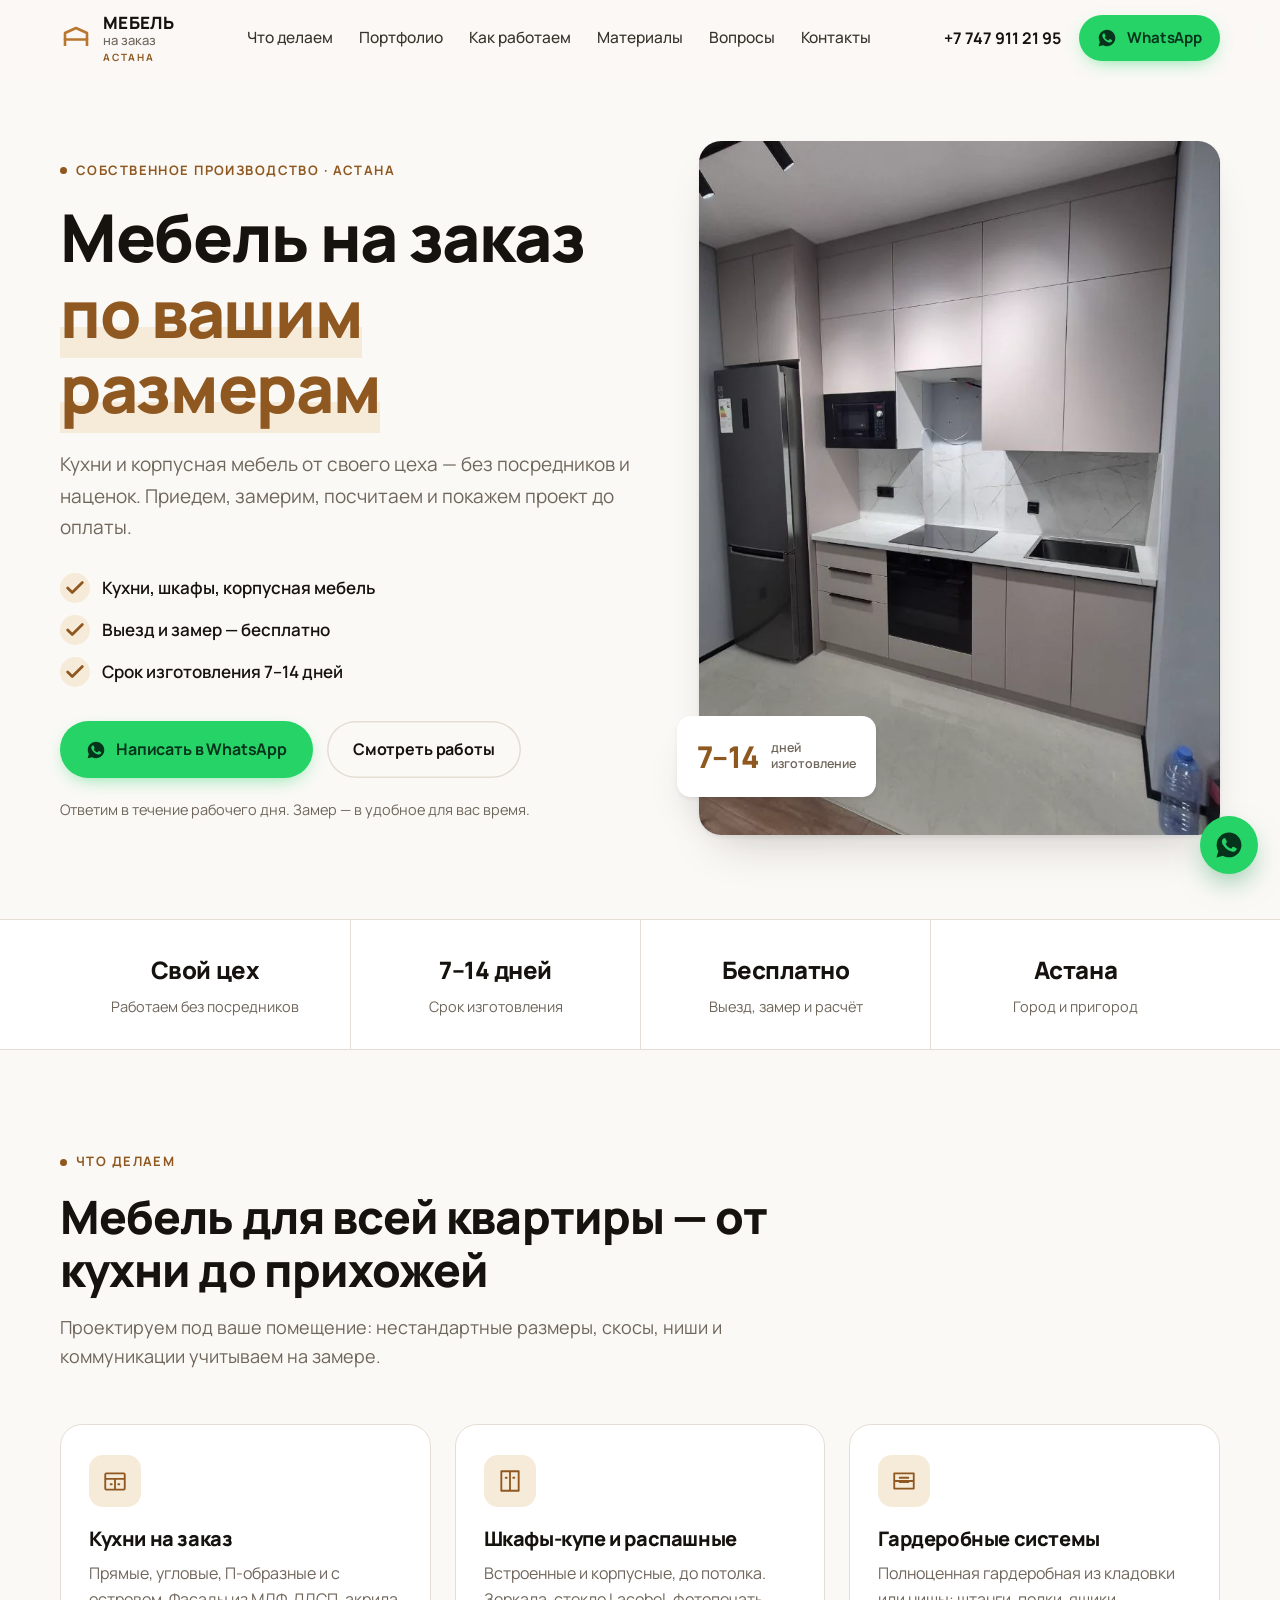
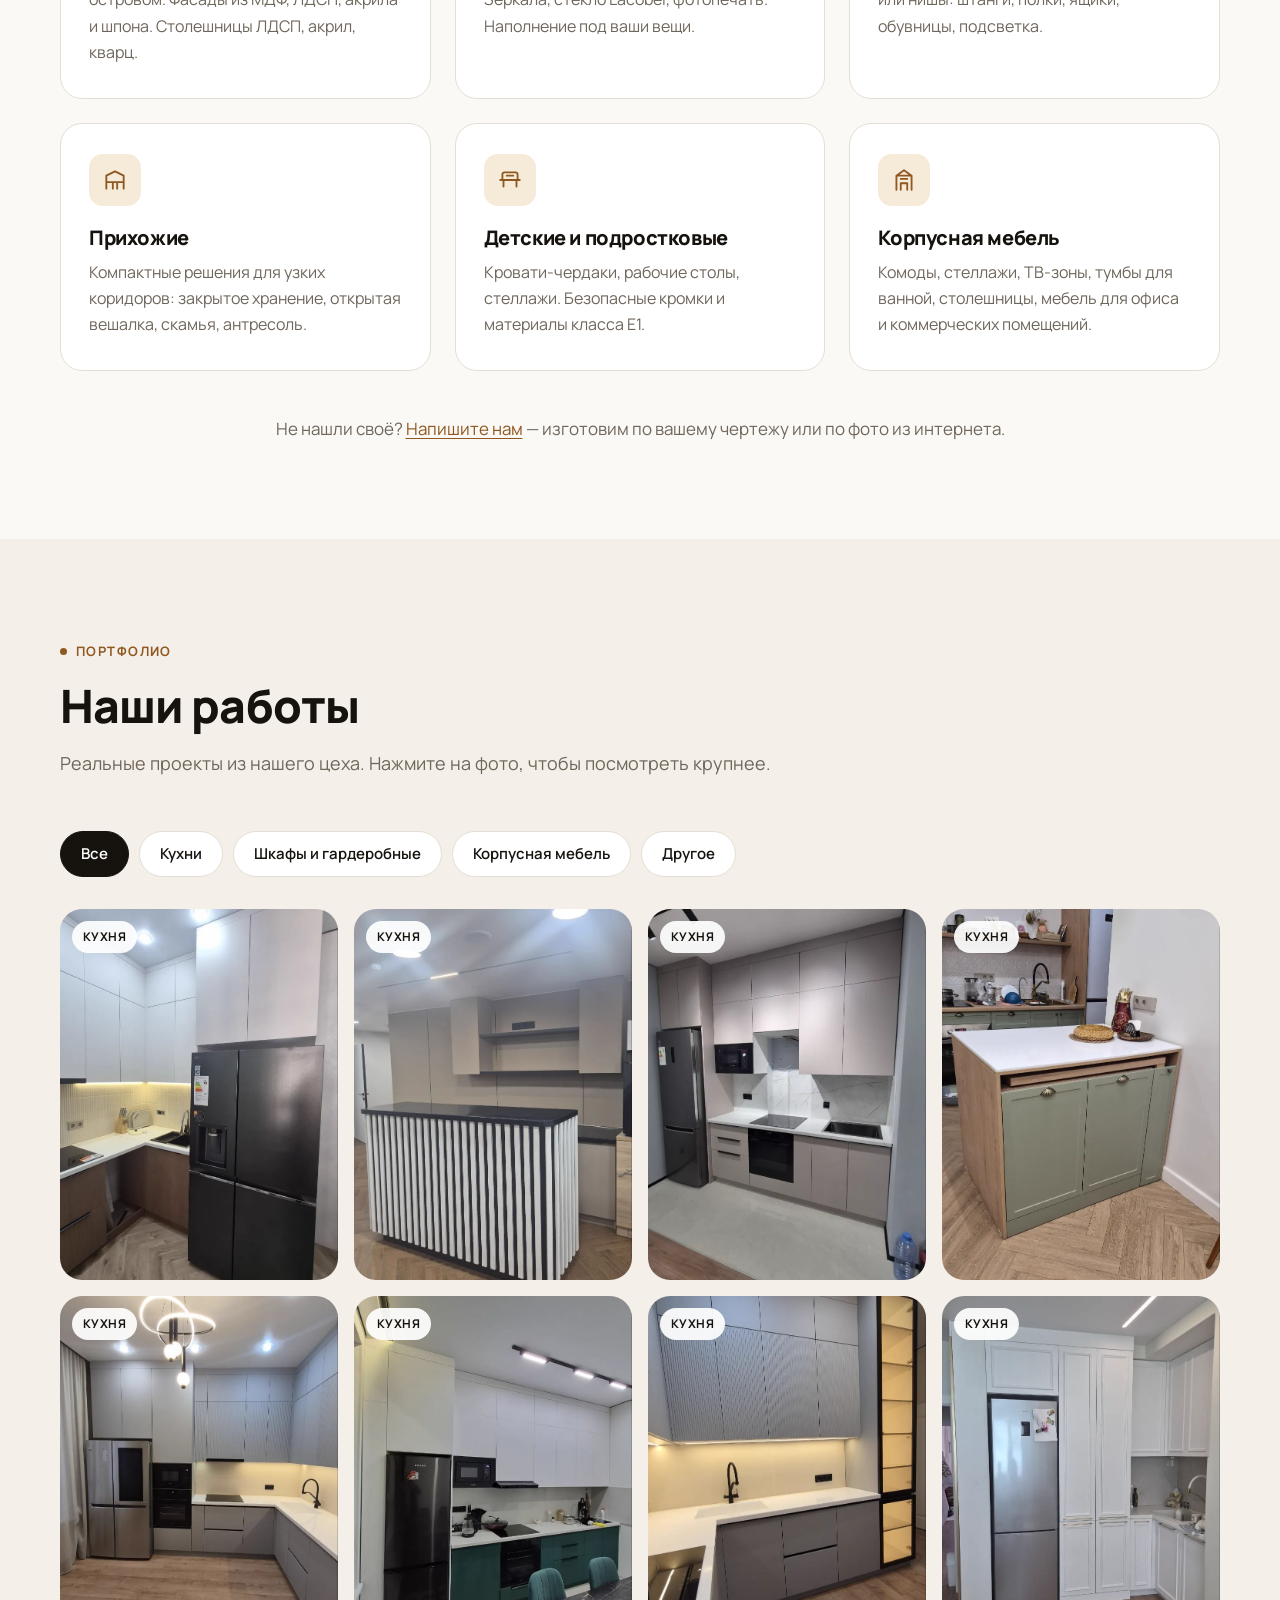
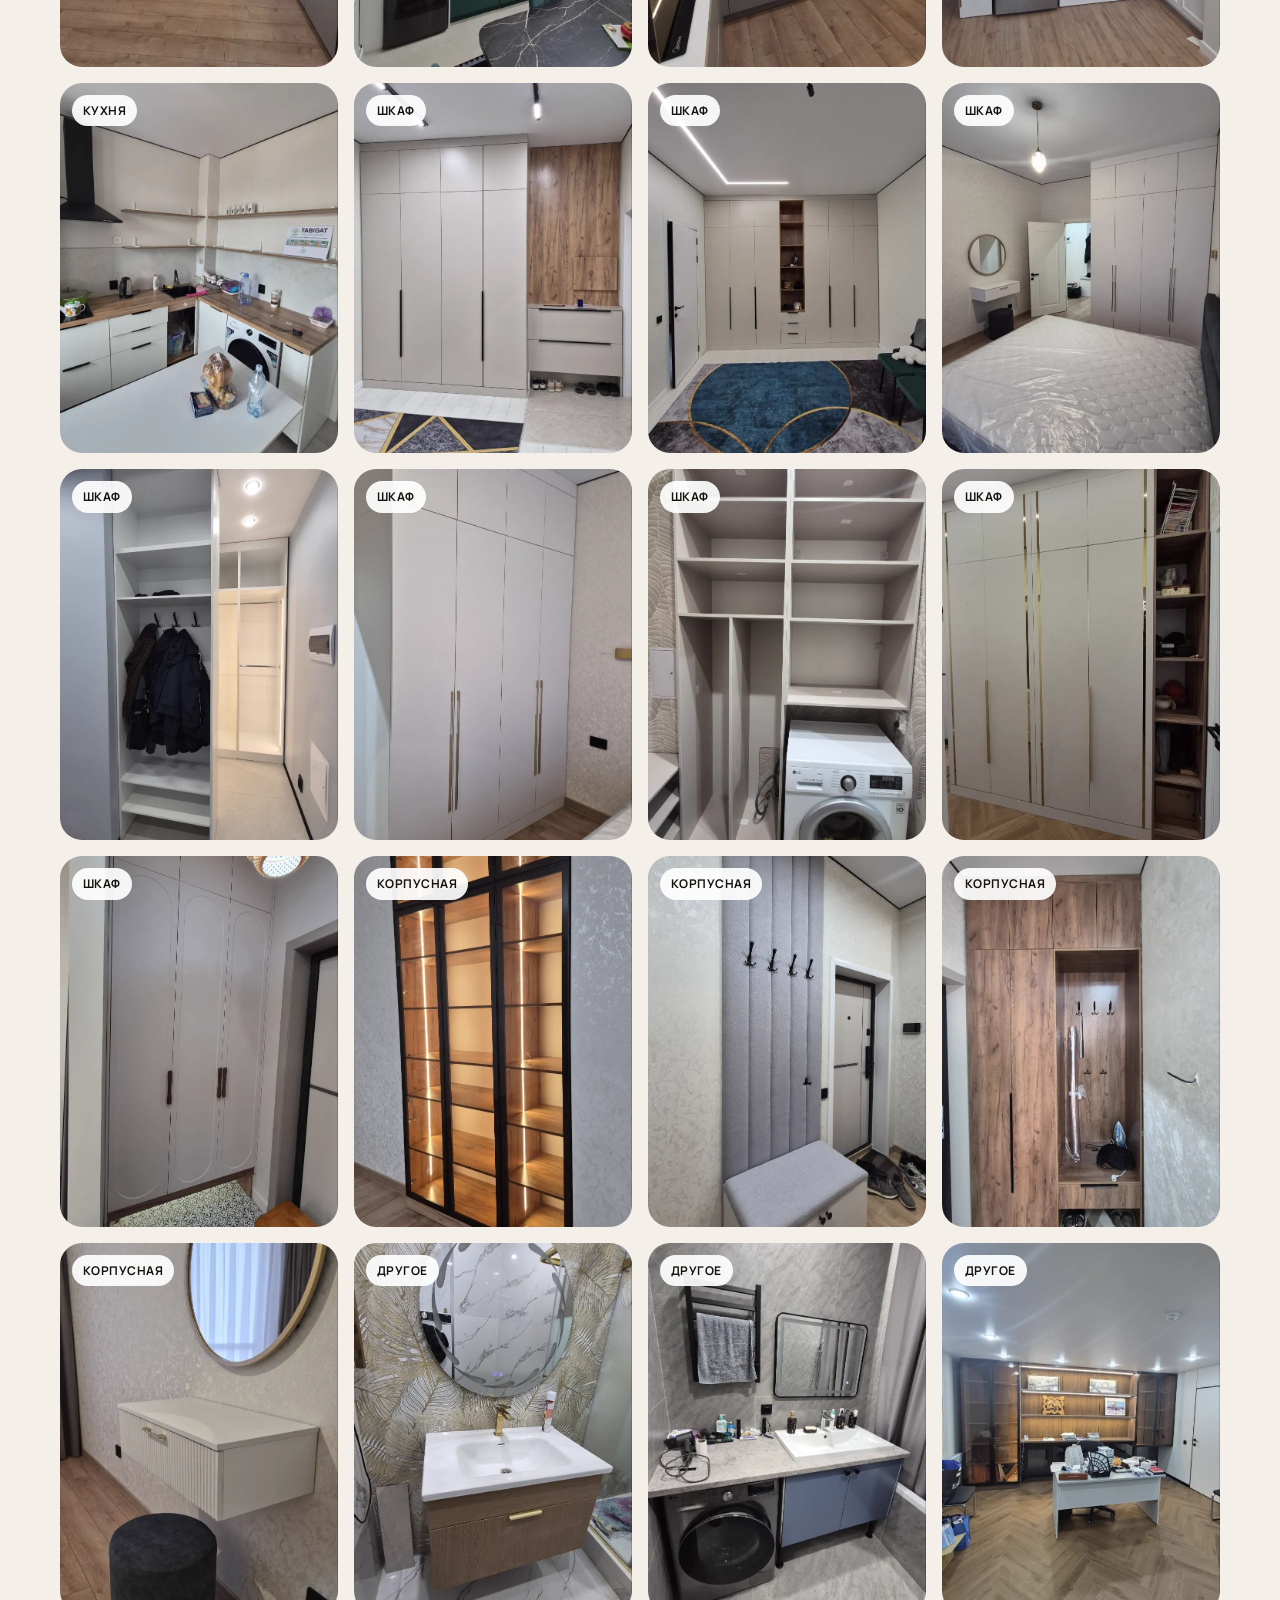
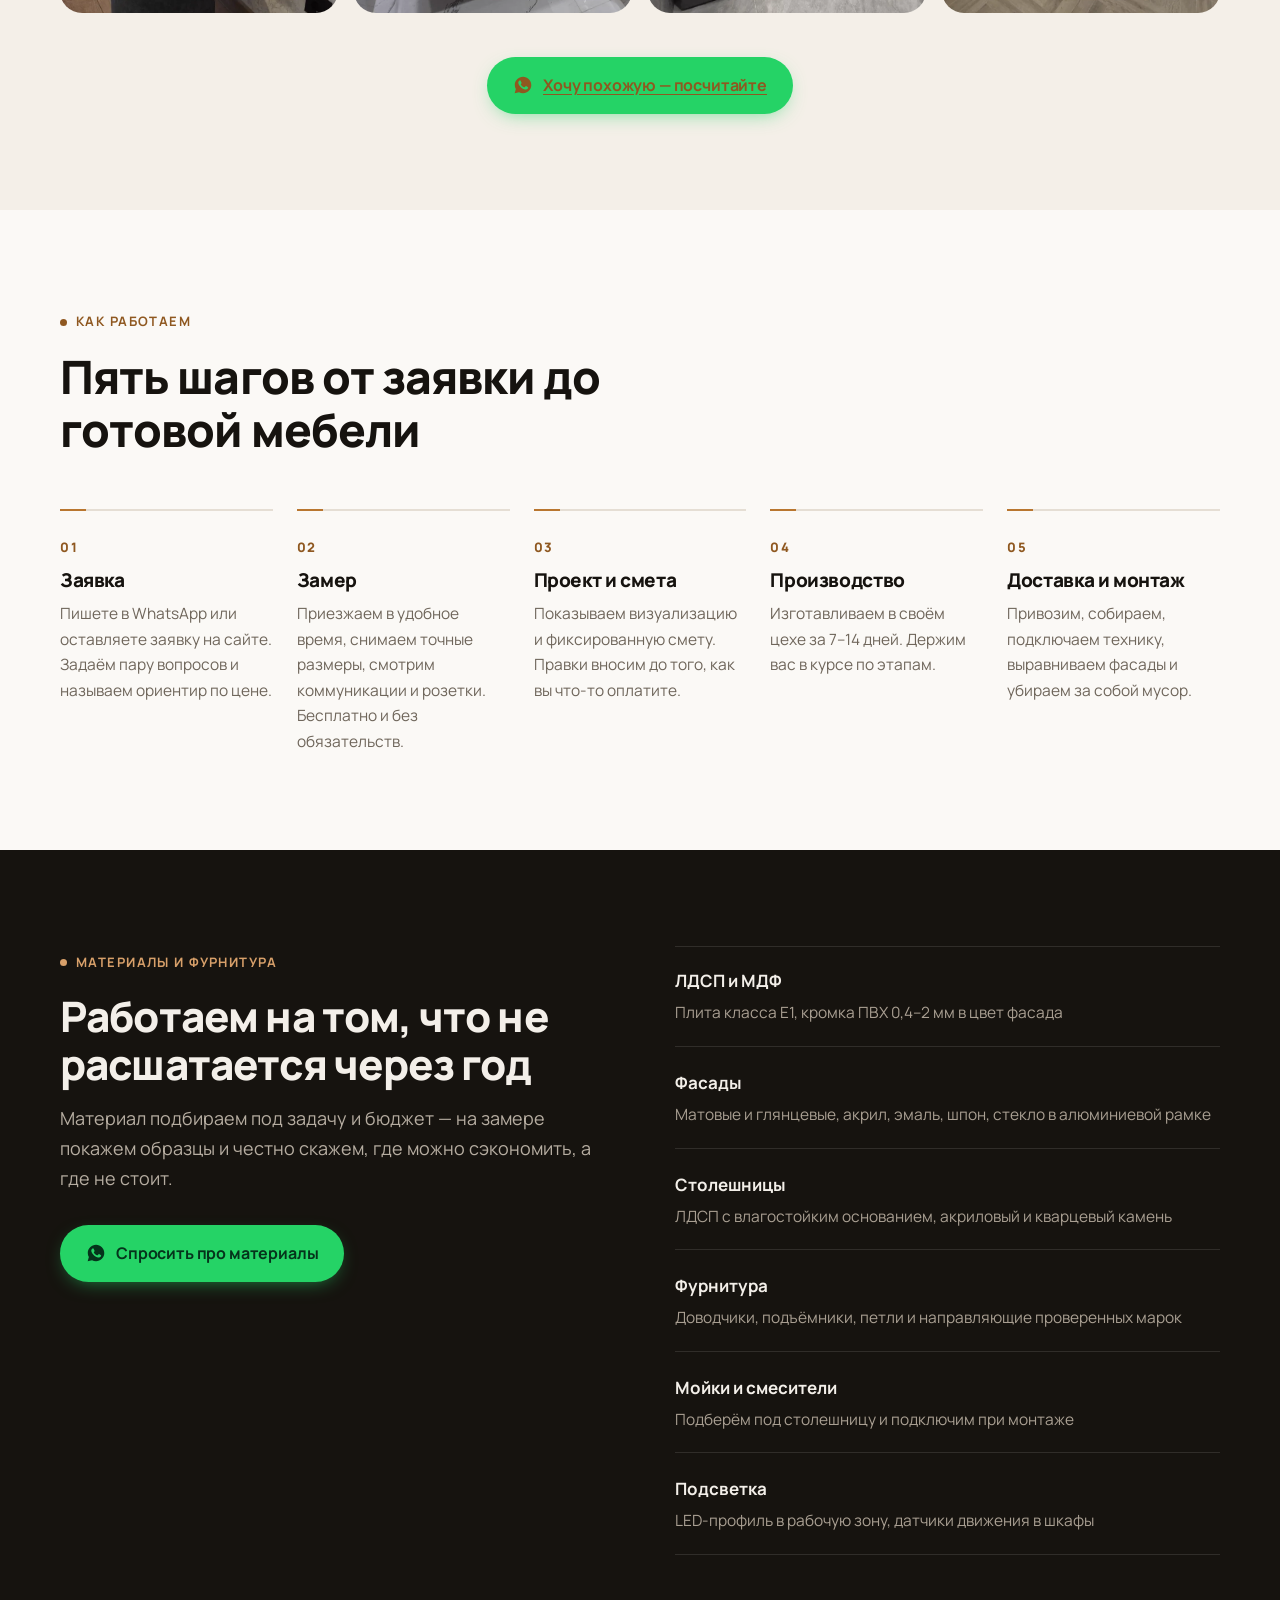
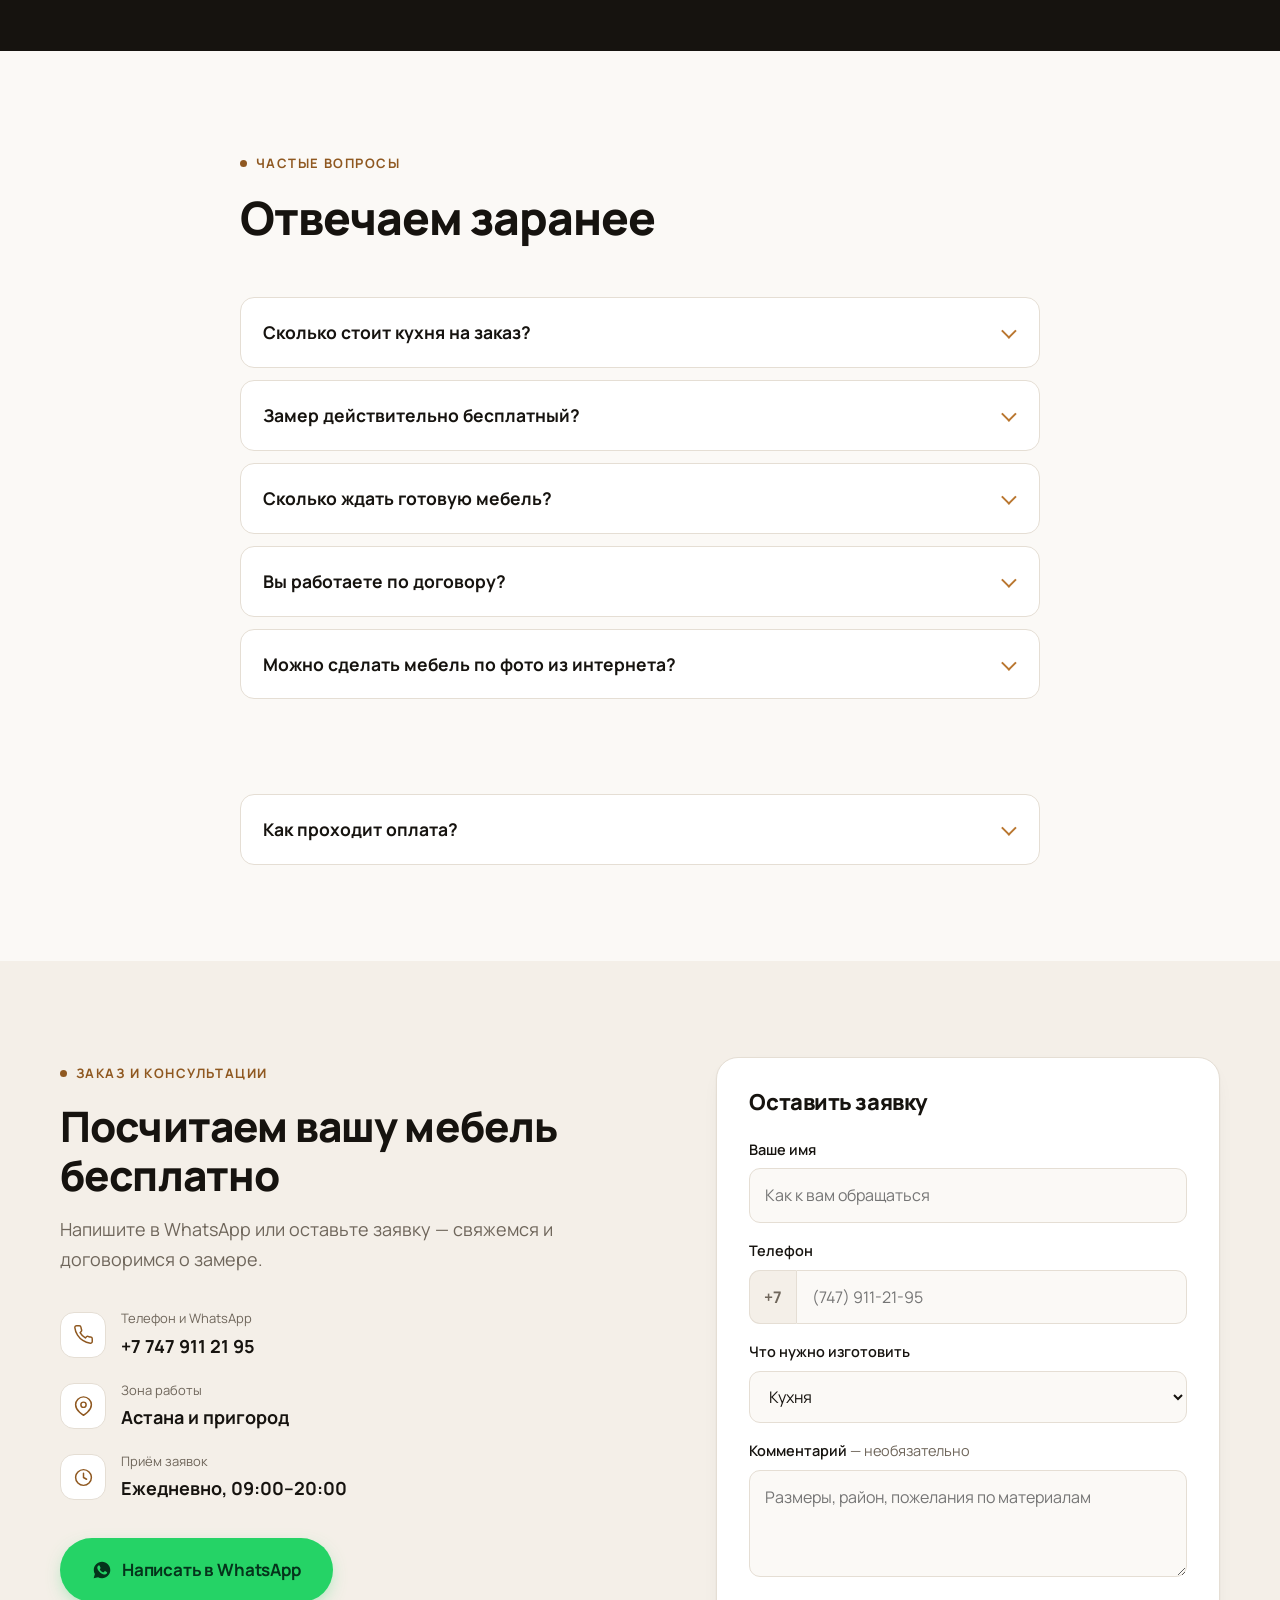
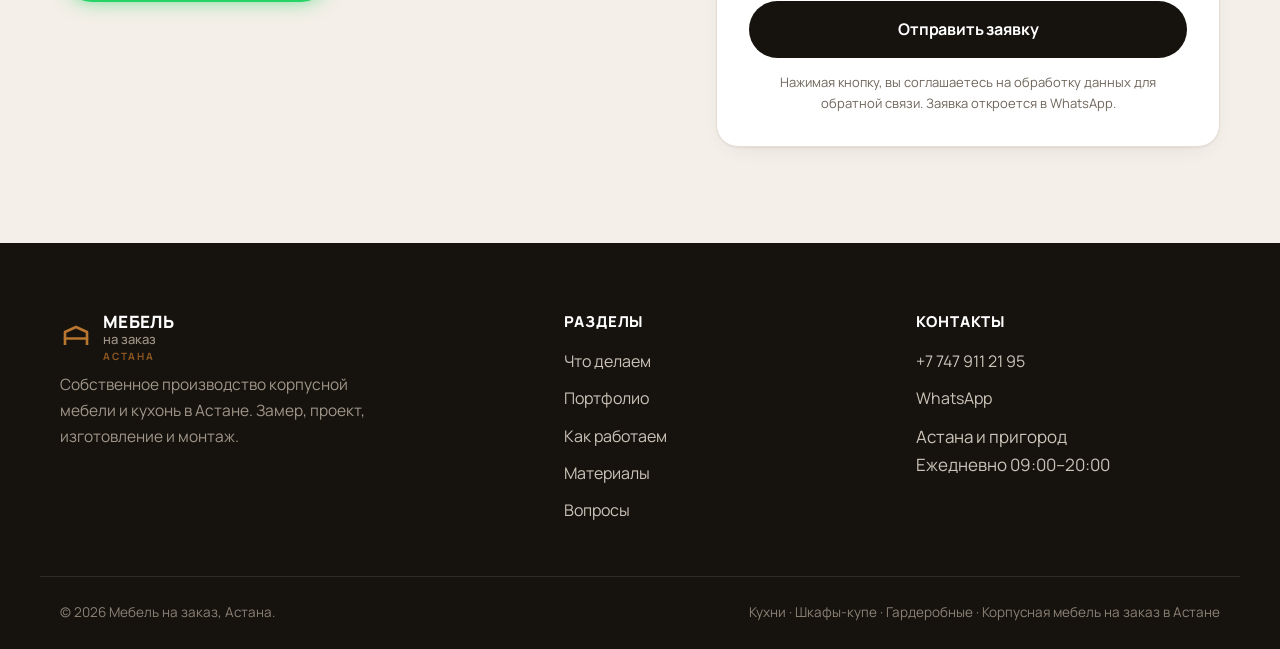
<file: index.html>
<!doctype html>
<html lang="ru">
<head>
<meta charset="utf-8">
<meta name="viewport" content="width=device-width, initial-scale=1">

<!-- ============================================================
     SEO. Замените zaryamebel.kz на свой домен (см. README.md, шаг 2)
     ============================================================ -->
<title>Мебель на заказ в Астане — кухни и корпусная мебель, срок 7–14 дней</title>
<meta name="description" content="Изготовление мебели на заказ в Астане: кухни, шкафы-купе, гардеробные, корпусная мебель. Бесплатный выезд и замер, срок 7–14 дней, собственное производство. Заказ и консультация в WhatsApp.">
<meta name="keywords" content="мебель на заказ Астана, кухни на заказ Астана, корпусная мебель Астана, шкаф-купе на заказ, гардеробная на заказ, мебельная фабрика Астана">
<link rel="canonical" href="https://zaryamebel.kz/">
<meta name="robots" content="index, follow, max-image-preview:large">
<meta name="geo.region" content="KZ-AST">
<meta name="geo.placename" content="Астана">
<meta name="theme-color" content="#171412">

<!-- Open Graph: превью в WhatsApp, Telegram, Instagram, соцсетях -->
<meta property="og:type" content="website">
<meta property="og:locale" content="ru_RU">
<meta property="og:site_name" content="Мебель на заказ · Астана">
<meta property="og:title" content="Мебель на заказ в Астане — кухни и корпусная мебель">
<meta property="og:description" content="Кухни и корпусная мебель от собственного производства. Бесплатный выезд и замер, изготовление 7–14 дней.">
<meta property="og:url" content="https://zaryamebel.kz/">
<meta property="og:image" content="https://zaryamebel.kz/img/og-cover.jpg">
<meta property="og:image:type" content="image/jpeg">
<meta property="og:image:width" content="1200">
<meta property="og:image:height" content="630">
<meta name="twitter:card" content="summary_large_image">

<link rel="icon" href="favicon.svg" type="image/svg+xml">
<link rel="apple-touch-icon" href="favicon.svg">

<link rel="preconnect" href="https://fonts.googleapis.com">
<link rel="preconnect" href="https://fonts.gstatic.com" crossorigin>
<link href="https://fonts.googleapis.com/css2?family=Manrope:wght@300;400;500;600;700;800&display=swap" rel="stylesheet">
<link rel="stylesheet" href="css/styles.css">
</head>
<body>

<a class="skip-link" href="#main">Перейти к содержанию</a>

<!-- ==================== HEADER ==================== -->
<header class="hdr" id="hdr">
  <div class="wrap hdr__in">

    <!-- ЛОГОТИП: замените текст на название компании -->
    <a class="logo" href="#top" aria-label="На главную">
      <span class="logo__mark" aria-hidden="true">
        <svg viewBox="0 0 32 32" width="32" height="32"><path d="M5 24V11l11-5 11 5v13" fill="none" stroke="currentColor" stroke-width="2.6" stroke-linejoin="round"/><path d="M5 17.5h22" stroke="currentColor" stroke-width="2.6" stroke-linecap="round"/></svg>
      </span>
      <span class="logo__txt">
        <b>МЕБЕЛЬ</b><i>на заказ</i>
        <small>Астана</small>
      </span>
    </a>

    <nav class="nav" id="nav" aria-label="Основное меню">
      <a href="#services">Что делаем</a>
      <a href="#portfolio">Портфолио</a>
      <a href="#process">Как работаем</a>
      <a href="#materials">Материалы</a>
      <a href="#faq">Вопросы</a>
      <a href="#contact">Контакты</a>
    </nav>

    <div class="hdr__cta">
      <a class="hdr__tel" href="tel:+77479112195">+7&nbsp;747&nbsp;911&nbsp;21&nbsp;95</a>
      <a class="btn btn--wa btn--sm" href="https://wa.me/77479112195?text=%D0%97%D0%B4%D1%80%D0%B0%D0%B2%D1%81%D1%82%D0%B2%D1%83%D0%B9%D1%82%D0%B5!%20%D0%A5%D0%BE%D1%87%D1%83%20%D0%BF%D0%BE%D1%81%D1%87%D0%B8%D1%82%D0%B0%D1%82%D1%8C%20%D0%BC%D0%B5%D0%B1%D0%B5%D0%BB%D1%8C%20%D0%BD%D0%B0%20%D0%B7%D0%B0%D0%BA%D0%B0%D0%B7" target="_blank" rel="noopener">
        <svg class="ico-wa" viewBox="0 0 24 24" aria-hidden="true"><path d="M12.04 2C6.58 2 2.13 6.45 2.13 11.91c0 1.75.46 3.46 1.32 4.96L2 22l5.25-1.38c1.45.79 3.08 1.21 4.79 1.21 5.46 0 9.91-4.45 9.91-9.91C21.95 6.45 17.5 2 12.04 2zm5.8 14.02c-.24.68-1.4 1.3-1.93 1.35-.53.05-1.03.24-3.47-.72-2.94-1.16-4.79-4.21-4.94-4.41-.14-.19-1.15-1.53-1.15-2.92 0-1.39.73-2.07 1-2.36.26-.29.58-.36.77-.36.19 0 .39 0 .56.01.19.01.43-.07.67.51.24.58.82 2 .89 2.15.07.14.12.31.02.5-.1.19-.15.31-.29.48-.14.17-.3.38-.43.51-.14.14-.29.29-.12.58.17.29.75 1.25 1.62 2.02 1.11.99 2.05 1.3 2.34 1.44.29.14.46.12.63-.07.17-.19.72-.85.92-1.14.19-.29.39-.24.66-.14.26.09 1.68.79 1.97.94.29.14.48.22.55.34.07.13.07.75-.17 1.42z"/></svg>
        WhatsApp
      </a>
    </div>

    <button class="burger" id="burger" type="button" aria-label="Меню" aria-expanded="false" aria-controls="nav">
      <span></span><span></span><span></span>
    </button>
  </div>
</header>

<main id="main">

<!-- ==================== HERO ==================== -->
<section class="hero" id="top">
  <div class="wrap hero__in">
    <div class="hero__txt">
      <p class="eyebrow"><span class="dot"></span>Собственное производство · Астана</p>
      <h1>Мебель на заказ<br><span class="hl">по вашим размерам</span></h1>
      <p class="lead">
        Кухни и корпусная мебель от своего цеха — без посредников и наценок.
        Приедем, замерим, посчитаем и покажем проект до оплаты.
      </p>

      <ul class="hero__list">
        <li><svg viewBox="0 0 24 24" aria-hidden="true"><path d="M20 6 9 17l-5-5"/></svg> Кухни, шкафы, корпусная мебель</li>
        <li><svg viewBox="0 0 24 24" aria-hidden="true"><path d="M20 6 9 17l-5-5"/></svg> Выезд и замер — бесплатно</li>
        <li><svg viewBox="0 0 24 24" aria-hidden="true"><path d="M20 6 9 17l-5-5"/></svg> Срок изготовления 7–14 дней</li>
      </ul>

      <div class="hero__btns">
        <a class="btn btn--wa" href="https://wa.me/77479112195?text=%D0%97%D0%B4%D1%80%D0%B0%D0%B2%D1%81%D1%82%D0%B2%D1%83%D0%B9%D1%82%D0%B5!%20%D0%9D%D1%83%D0%B6%D0%B5%D0%BD%20%D0%B7%D0%B0%D0%BC%D0%B5%D1%80%20%D0%B8%20%D1%80%D0%B0%D1%81%D1%87%D1%91%D1%82" target="_blank" rel="noopener">
          <svg class="ico-wa" viewBox="0 0 24 24" aria-hidden="true"><path d="M12.04 2C6.58 2 2.13 6.45 2.13 11.91c0 1.75.46 3.46 1.32 4.96L2 22l5.25-1.38c1.45.79 3.08 1.21 4.79 1.21 5.46 0 9.91-4.45 9.91-9.91C21.95 6.45 17.5 2 12.04 2zm5.8 14.02c-.24.68-1.4 1.3-1.93 1.35-.53.05-1.03.24-3.47-.72-2.94-1.16-4.79-4.21-4.94-4.41-.14-.19-1.15-1.53-1.15-2.92 0-1.39.73-2.07 1-2.36.26-.29.58-.36.77-.36.19 0 .39 0 .56.01.19.01.43-.07.67.51.24.58.82 2 .89 2.15.07.14.12.31.02.5-.1.19-.15.31-.29.48-.14.17-.3.38-.43.51-.14.14-.29.29-.12.58.17.29.75 1.25 1.62 2.02 1.11.99 2.05 1.3 2.34 1.44.29.14.46.12.63-.07.17-.19.72-.85.92-1.14.19-.29.39-.24.66-.14.26.09 1.68.79 1.97.94.29.14.48.22.55.34.07.13.07.75-.17 1.42z"/></svg>
          Написать в WhatsApp
        </a>
        <a class="btn btn--ghost" href="#portfolio">Смотреть работы</a>
      </div>

      <p class="hero__note">Ответим в течение рабочего дня. Замер — в удобное для вас время.</p>
    </div>

    <div class="hero__media">
      <img src="img/hero.webp" width="721" height="1280"
           alt="Кухня на заказ в Астане: светлые матовые фасады, встроенная техника, работа собственного производства"
           fetchpriority="high" decoding="async">
      <div class="hero__badge">
        <b>7–14</b>
        <span>дней<br>изготовление</span>
      </div>
    </div>
  </div>
</section>

<!-- ==================== FACTS ==================== -->
<section class="facts" aria-label="Коротко о нас">
  <div class="wrap facts__in">
    <div class="fact"><b>Свой цех</b><span>Работаем без посредников</span></div>
    <div class="fact"><b>7–14 дней</b><span>Срок изготовления</span></div>
    <div class="fact"><b>Бесплатно</b><span>Выезд, замер и расчёт</span></div>
    <div class="fact"><b>Астана</b><span>Город и пригород</span></div>
  </div>
</section>

<!-- ==================== SERVICES ==================== -->
<section class="sec" id="services">
  <div class="wrap">
    <header class="sec__head reveal">
      <p class="eyebrow"><span class="dot"></span>Что делаем</p>
      <h2>Мебель для всей квартиры — от кухни до прихожей</h2>
      <p class="sec__sub">Проектируем под ваше помещение: нестандартные размеры, скосы, ниши и коммуникации учитываем на замере.</p>
    </header>

    <div class="cards">
      <article class="card reveal">
        <span class="card__ico" aria-hidden="true">
          <svg viewBox="0 0 24 24"><path d="M3 10h18M3 10V6a1 1 0 0 1 1-1h16a1 1 0 0 1 1 1v4M3 10v9a1 1 0 0 0 1 1h16a1 1 0 0 0 1-1v-9M12 10v10M8 15h1M15 15h1"/></svg>
        </span>
        <h3>Кухни на заказ</h3>
        <p>Прямые, угловые, П-образные и с островом. Фасады из МДФ, ЛДСП, акрила и шпона. Столешницы ЛДСП, акрил, кварц.</p>
      </article>

      <article class="card reveal">
        <span class="card__ico" aria-hidden="true">
          <svg viewBox="0 0 24 24"><path d="M4 3h16v18H4zM12 3v18M8 9h1M15 9h1"/></svg>
        </span>
        <h3>Шкафы-купе и распашные</h3>
        <p>Встроенные и корпусные, до потолка. Зеркала, стекло Lacobel, фотопечать. Наполнение под ваши вещи.</p>
      </article>

      <article class="card reveal">
        <span class="card__ico" aria-hidden="true">
          <svg viewBox="0 0 24 24"><path d="M3 5h18M3 5v14h18V5M8 9h8M8 13h8M3 12h18"/></svg>
        </span>
        <h3>Гардеробные системы</h3>
        <p>Полноценная гардеробная из кладовки или нишы: штанги, полки, ящики, обувницы, подсветка.</p>
      </article>

      <article class="card reveal">
        <span class="card__ico" aria-hidden="true">
          <svg viewBox="0 0 24 24"><path d="M4 20V8l8-4 8 4v12M4 14h16M10 20v-6h4v6"/></svg>
        </span>
        <h3>Прихожие</h3>
        <p>Компактные решения для узких коридоров: закрытое хранение, открытая вешалка, скамья, антресоль.</p>
      </article>

      <article class="card reveal">
        <span class="card__ico" aria-hidden="true">
          <svg viewBox="0 0 24 24"><path d="M3 12h18M5 12V7a2 2 0 0 1 2-2h10a2 2 0 0 1 2 2v5M6 12v6M18 12v6M9 8h6"/></svg>
        </span>
        <h3>Детские и подростковые</h3>
        <p>Кровати-чердаки, рабочие столы, стеллажи. Безопасные кромки и материалы класса E1.</p>
      </article>

      <article class="card reveal">
        <span class="card__ico" aria-hidden="true">
          <svg viewBox="0 0 24 24"><path d="M5 21V8h14v13M5 8 12 3l7 5M9 21v-6h6v6M9 11h6"/></svg>
        </span>
        <h3>Корпусная мебель</h3>
        <p>Комоды, стеллажи, ТВ-зоны, тумбы для ванной, столешницы, мебель для офиса и коммерческих помещений.</p>
      </article>
    </div>

    <p class="sec__after reveal">
      Не нашли своё? <a href="#contact">Напишите нам</a> — изготовим по вашему чертежу или по фото из интернета.
    </p>
  </div>
</section>

<!-- ==================== PORTFOLIO ==================== -->
<section class="sec sec--tint" id="portfolio">
  <div class="wrap">
    <header class="sec__head reveal">
      <p class="eyebrow"><span class="dot"></span>Портфолио</p>
      <h2>Наши работы</h2>
      <p class="sec__sub">Реальные проекты из нашего цеха. Нажмите на фото, чтобы посмотреть крупнее.</p>
    </header>

    <div class="filters reveal" id="filters" aria-label="Фильтр работ">
      <button class="chip is-on" type="button" data-filter="all" aria-pressed="true">Все</button>
      <button class="chip" type="button" data-filter="kitchen" aria-pressed="false">Кухни</button>
      <button class="chip" type="button" data-filter="wardrobe" aria-pressed="false">Шкафы и гардеробные</button>
      <button class="chip" type="button" data-filter="cabinet" aria-pressed="false">Корпусная мебель</button>
      <button class="chip" type="button" data-filter="other" aria-pressed="false">Другое</button>
    </div>

    <!-- Галерея собирается из js/gallery-data.js -->
    <div class="grid" id="gallery"></div>
    <p class="grid__empty" id="galleryEmpty" hidden>В этой категории пока нет работ.</p>

    <div class="sec__after reveal">
      <a class="btn btn--wa" href="https://wa.me/77479112195?text=%D0%A5%D0%BE%D1%87%D1%83%20%D0%BF%D0%BE%D1%85%D0%BE%D0%B6%D1%83%D1%8E%20%D0%BC%D0%B5%D0%B1%D0%B5%D0%BB%D1%8C%2C%20%D1%81%D0%BA%D0%BE%D0%BB%D1%8C%D0%BA%D0%BE%20%D0%B1%D1%83%D0%B4%D0%B5%D1%82%20%D1%81%D1%82%D0%BE%D0%B8%D1%82%D1%8C%3F" target="_blank" rel="noopener">
        <svg class="ico-wa" viewBox="0 0 24 24" aria-hidden="true"><path d="M12.04 2C6.58 2 2.13 6.45 2.13 11.91c0 1.75.46 3.46 1.32 4.96L2 22l5.25-1.38c1.45.79 3.08 1.21 4.79 1.21 5.46 0 9.91-4.45 9.91-9.91C21.95 6.45 17.5 2 12.04 2zm5.8 14.02c-.24.68-1.4 1.3-1.93 1.35-.53.05-1.03.24-3.47-.72-2.94-1.16-4.79-4.21-4.94-4.41-.14-.19-1.15-1.53-1.15-2.92 0-1.39.73-2.07 1-2.36.26-.29.58-.36.77-.36.19 0 .39 0 .56.01.19.01.43-.07.67.51.24.58.82 2 .89 2.15.07.14.12.31.02.5-.1.19-.15.31-.29.48-.14.17-.3.38-.43.51-.14.14-.29.29-.12.58.17.29.75 1.25 1.62 2.02 1.11.99 2.05 1.3 2.34 1.44.29.14.46.12.63-.07.17-.19.72-.85.92-1.14.19-.29.39-.24.66-.14.26.09 1.68.79 1.97.94.29.14.48.22.55.34.07.13.07.75-.17 1.42z"/></svg>
        Хочу похожую — посчитайте
      </a>
    </div>
  </div>
</section>

<!-- ==================== PROCESS ==================== -->
<section class="sec" id="process">
  <div class="wrap">
    <header class="sec__head reveal">
      <p class="eyebrow"><span class="dot"></span>Как работаем</p>
      <h2>Пять шагов от заявки до готовой мебели</h2>
    </header>

    <ol class="steps">
      <li class="step reveal"><span class="step__n">01</span>
        <h3>Заявка</h3>
        <p>Пишете в WhatsApp или оставляете заявку на сайте. Задаём пару вопросов и называем ориентир по цене.</p>
      </li>
      <li class="step reveal"><span class="step__n">02</span>
        <h3>Замер</h3>
        <p>Приезжаем в удобное время, снимаем точные размеры, смотрим коммуникации и розетки. Бесплатно и без обязательств.</p>
      </li>
      <li class="step reveal"><span class="step__n">03</span>
        <h3>Проект и смета</h3>
        <p>Показываем визуализацию и фиксированную смету. Правки вносим до того, как вы что-то оплатите.</p>
      </li>
      <li class="step reveal"><span class="step__n">04</span>
        <h3>Производство</h3>
        <p>Изготавливаем в своём цехе за 7–14 дней. Держим вас в курсе по этапам.</p>
      </li>
      <li class="step reveal"><span class="step__n">05</span>
        <h3>Доставка и монтаж</h3>
        <p>Привозим, собираем, подключаем технику, выравниваем фасады и убираем за собой мусор.</p>
      </li>
    </ol>
  </div>
</section>

<!-- ==================== MATERIALS ==================== -->
<section class="sec sec--dark" id="materials">
  <div class="wrap mat__in">
    <div class="mat__txt reveal">
      <p class="eyebrow eyebrow--light"><span class="dot"></span>Материалы и фурнитура</p>
      <h2>Работаем на том, что не расшатается через год</h2>
      <p class="sec__sub">Материал подбираем под задачу и бюджет — на замере покажем образцы и честно скажем, где можно сэкономить, а где не стоит.</p>

      <div class="mat__btns">
        <a class="btn btn--wa" href="https://wa.me/77479112195?text=%D0%A0%D0%B0%D1%81%D1%81%D0%BA%D0%B0%D0%B6%D0%B8%D1%82%D0%B5%20%D0%BF%D1%80%D0%BE%20%D0%BC%D0%B0%D1%82%D0%B5%D1%80%D0%B8%D0%B0%D0%BB%D1%8B%20%D0%B8%20%D1%86%D0%B5%D0%BD%D1%8B" target="_blank" rel="noopener">
          <svg class="ico-wa" viewBox="0 0 24 24" aria-hidden="true"><path d="M12.04 2C6.58 2 2.13 6.45 2.13 11.91c0 1.75.46 3.46 1.32 4.96L2 22l5.25-1.38c1.45.79 3.08 1.21 4.79 1.21 5.46 0 9.91-4.45 9.91-9.91C21.95 6.45 17.5 2 12.04 2zm5.8 14.02c-.24.68-1.4 1.3-1.93 1.35-.53.05-1.03.24-3.47-.72-2.94-1.16-4.79-4.21-4.94-4.41-.14-.19-1.15-1.53-1.15-2.92 0-1.39.73-2.07 1-2.36.26-.29.58-.36.77-.36.19 0 .39 0 .56.01.19.01.43-.07.67.51.24.58.82 2 .89 2.15.07.14.12.31.02.5-.1.19-.15.31-.29.48-.14.17-.3.38-.43.51-.14.14-.29.29-.12.58.17.29.75 1.25 1.62 2.02 1.11.99 2.05 1.3 2.34 1.44.29.14.46.12.63-.07.17-.19.72-.85.92-1.14.19-.29.39-.24.66-.14.26.09 1.68.79 1.97.94.29.14.48.22.55.34.07.13.07.75-.17 1.42z"/></svg>
          Спросить про материалы
        </a>
      </div>
    </div>

    <ul class="mat__list reveal">
      <li><b>ЛДСП и МДФ</b><span>Плита класса E1, кромка ПВХ 0,4–2 мм в цвет фасада</span></li>
      <li><b>Фасады</b><span>Матовые и глянцевые, акрил, эмаль, шпон, стекло в алюминиевой рамке</span></li>
      <li><b>Столешницы</b><span>ЛДСП с влагостойким основанием, акриловый и кварцевый камень</span></li>
      <li><b>Фурнитура</b><span>Доводчики, подъёмники, петли и направляющие проверенных марок</span></li>
      <li><b>Мойки и смесители</b><span>Подберём под столешницу и подключим при монтаже</span></li>
      <li><b>Подсветка</b><span>LED-профиль в рабочую зону, датчики движения в шкафы</span></li>
    </ul>
  </div>
</section>

<!-- ==================== FAQ ==================== -->
<section class="sec" id="faq">
  <div class="wrap wrap--narrow">
    <header class="sec__head reveal">
      <p class="eyebrow"><span class="dot"></span>Частые вопросы</p>
      <h2>Отвечаем заранее</h2>
    </header>

    <div class="faq">
      <details class="qa reveal">
        <summary>Сколько стоит кухня на заказ?</summary>
        <div class="qa__body"><p>Цена зависит от длины гарнитура, материала фасадов, столешницы и фурнитуры. Точную смету называем после замера — она фиксируется в договоре и не растёт по ходу работы. Ориентир по цене дадим сразу в WhatsApp, если пришлёте размеры и фото помещения.</p></div>
      </details>

      <details class="qa reveal">
        <summary>Замер действительно бесплатный?</summary>
        <div class="qa__body"><p>Да. Выезд, замер и расчёт стоимости — бесплатно и без обязательств. Если проект не подойдёт, вы ничего не платите.</p></div>
      </details>

      <details class="qa reveal">
        <summary>Сколько ждать готовую мебель?</summary>
        <div class="qa__body"><p>Обычно 7–14 дней с момента согласования проекта и внесения аванса. Сложные проекты с фасадами под заказ могут занять дольше — точный срок всегда указываем в договоре.</p></div>
      </details>

      <details class="qa reveal">
        <summary>Вы работаете по договору?</summary>
        <div class="qa__body"><p>Да, договор с фиксированной ценой, сроком и составом работ. В нём же прописаны гарантийные условия на изделие и фурнитуру.</p></div>
      </details>

      <details class="qa reveal">
        <summary>Можно сделать мебель по фото из интернета?</summary>
        <div class="qa__body"><p>Можно. Присылайте фото или ссылку — адаптируем модель под ваши размеры и подберём материалы, близкие по виду. Сразу скажем, что повторяется один в один, а что придётся заменить.</p></div>
      </details>

      <details class="qa reveal">
        <summary>Вы выезжаете за город?</summary>
        <div class="qa__body"><p>Да, работаем по Астане и пригороду. Для адресов за городом уточните возможность выезда в WhatsApp — подскажем условия доставки.</p></div>
      </details>

      <details class="qa reveal">
        <summary>Как проходит оплата?</summary>
        <div class="qa__body"><p>Аванс при подписании договора, остаток — после монтажа и приёмки работы. Способы оплаты уточните при заказе.</p></div>
      </details>
    </div>
  </div>
</section>

<!-- ==================== CONTACT ==================== -->
<section class="sec sec--tint" id="contact">
  <div class="wrap cta__in">

    <div class="cta__txt reveal">
      <p class="eyebrow"><span class="dot"></span>Заказ и консультации</p>
      <h2>Посчитаем вашу мебель бесплатно</h2>
      <p class="sec__sub">Напишите в WhatsApp или оставьте заявку — свяжемся и договоримся о замере.</p>

      <ul class="contact__list">
        <li>
          <span class="contact__ico" aria-hidden="true"><svg viewBox="0 0 24 24"><path d="M22 16.9v3a2 2 0 0 1-2.2 2 19.8 19.8 0 0 1-8.6-3.1 19.5 19.5 0 0 1-6-6A19.8 19.8 0 0 1 2.1 4.2 2 2 0 0 1 4.1 2h3a2 2 0 0 1 2 1.7c.1 1 .4 1.9.7 2.8a2 2 0 0 1-.5 2.1L8.1 9.9a16 16 0 0 0 6 6l1.3-1.3a2 2 0 0 1 2.1-.4c.9.3 1.8.6 2.8.7a2 2 0 0 1 1.7 2z"/></svg></span>
          <span><small>Телефон и WhatsApp</small><a href="tel:+77479112195">+7 747 911 21 95</a></span>
        </li>
        <li>
          <span class="contact__ico" aria-hidden="true"><svg viewBox="0 0 24 24"><path d="M21 10c0 7-9 12-9 12s-9-5-9-12a9 9 0 0 1 18 0z"/><circle cx="12" cy="10" r="3"/></svg></span>
          <span><small>Зона работы</small><b>Астана и пригород</b></span>
        </li>
        <li>
          <span class="contact__ico" aria-hidden="true"><svg viewBox="0 0 24 24"><circle cx="12" cy="12" r="9"/><path d="M12 7v5l3.5 2"/></svg></span>
          <span><small>Приём заявок</small><b>Ежедневно, 09:00–20:00</b></span>
        </li>
      </ul>

      <a class="btn btn--wa btn--lg" href="https://wa.me/77479112195?text=%D0%97%D0%B4%D1%80%D0%B0%D0%B2%D1%81%D1%82%D0%B2%D1%83%D0%B9%D1%82%D0%B5!%20%D0%A5%D0%BE%D1%87%D1%83%20%D0%B7%D0%B0%D0%BA%D0%B0%D0%B7%D0%B0%D1%82%D1%8C%20%D0%BC%D0%B5%D0%B1%D0%B5%D0%BB%D1%8C" target="_blank" rel="noopener">
        <svg class="ico-wa" viewBox="0 0 24 24" aria-hidden="true"><path d="M12.04 2C6.58 2 2.13 6.45 2.13 11.91c0 1.75.46 3.46 1.32 4.96L2 22l5.25-1.38c1.45.79 3.08 1.21 4.79 1.21 5.46 0 9.91-4.45 9.91-9.91C21.95 6.45 17.5 2 12.04 2zm5.8 14.02c-.24.68-1.4 1.3-1.93 1.35-.53.05-1.03.24-3.47-.72-2.94-1.16-4.79-4.21-4.94-4.41-.14-.19-1.15-1.53-1.15-2.92 0-1.39.73-2.07 1-2.36.26-.29.58-.36.77-.36.19 0 .39 0 .56.01.19.01.43-.07.67.51.24.58.82 2 .89 2.15.07.14.12.31.02.5-.1.19-.15.31-.29.48-.14.17-.3.38-.43.51-.14.14-.29.29-.12.58.17.29.75 1.25 1.62 2.02 1.11.99 2.05 1.3 2.34 1.44.29.14.46.12.63-.07.17-.19.72-.85.92-1.14.19-.29.39-.24.66-.14.26.09 1.68.79 1.97.94.29.14.48.22.55.34.07.13.07.75-.17 1.42z"/></svg>
        Написать в WhatsApp
      </a>
    </div>

    <!-- Форма собирает заявку и открывает её в WhatsApp — бэкенд не нужен -->
    <form class="form reveal" id="leadForm" novalidate>
      <h3 class="form__ttl">Оставить заявку</h3>

      <div class="field">
        <label for="f-name">Ваше имя</label>
        <input id="f-name" name="name" type="text" autocomplete="name" placeholder="Как к вам обращаться" required>
        <p class="err" data-for="f-name"></p>
      </div>

      <div class="field">
        <label for="f-phone">Телефон</label>
        <!-- +7 стоит статичным текстом слева: в вводе остаются только 10 цифр номера -->
        <div class="tel">
          <span class="tel__cc" id="f-phone-cc">+7</span>
          <input id="f-phone" name="phone" type="tel" inputmode="numeric"
                 autocomplete="tel-national" aria-describedby="f-phone-cc"
                 placeholder="(747) 911-21-95" required>
        </div>
        <p class="err" data-for="f-phone"></p>
      </div>

      <div class="field">
        <label for="f-type">Что нужно изготовить</label>
        <select id="f-type" name="type">
          <option>Кухня</option>
          <option>Шкаф-купе или распашной шкаф</option>
          <option>Гардеробная</option>
          <option>Прихожая</option>
          <option>Детская</option>
          <option>Корпусная мебель</option>
          <option>Мебель для офиса или коммерции</option>
          <option>Другое</option>
        </select>
      </div>

      <div class="field">
        <label for="f-msg">Комментарий <span class="opt">— необязательно</span></label>
        <textarea id="f-msg" name="msg" rows="3" placeholder="Размеры, район, пожелания по материалам"></textarea>
      </div>

      <button class="btn btn--dark btn--full" type="submit">Отправить заявку</button>
      <p class="form__note">Нажимая кнопку, вы соглашаетесь на обработку данных для обратной связи. Заявка откроется в WhatsApp.</p>
      <p class="form__ok" id="formOk" hidden>Готово — заявка открылась в WhatsApp. Если окно не появилось, <a href="tel:+77479112195">позвоните нам</a>.</p>
    </form>
  </div>
</section>

</main>

<!-- ==================== FOOTER ==================== -->
<footer class="ftr">
  <div class="wrap ftr__in">
    <div class="ftr__col">
      <a class="logo logo--ftr" href="#top">
        <span class="logo__mark" aria-hidden="true">
          <svg viewBox="0 0 32 32" width="32" height="32"><path d="M5 24V11l11-5 11 5v13" fill="none" stroke="currentColor" stroke-width="2.6" stroke-linejoin="round"/><path d="M5 17.5h22" stroke="currentColor" stroke-width="2.6" stroke-linecap="round"/></svg>
        </span>
        <span class="logo__txt"><b>МЕБЕЛЬ</b><i>на заказ</i><small>Астана</small></span>
      </a>
      <p class="ftr__about">Собственное производство корпусной мебели и кухонь в Астане. Замер, проект, изготовление и монтаж.</p>
    </div>

    <nav class="ftr__col" aria-label="Разделы сайта">
      <h4>Разделы</h4>
      <a href="#services">Что делаем</a>
      <a href="#portfolio">Портфолио</a>
      <a href="#process">Как работаем</a>
      <a href="#materials">Материалы</a>
      <a href="#faq">Вопросы</a>
    </nav>

    <div class="ftr__col">
      <h4>Контакты</h4>
      <a href="tel:+77479112195">+7 747 911 21 95</a>
      <a href="https://wa.me/77479112195" target="_blank" rel="noopener">WhatsApp</a>
      <p>Астана и пригород<br>Ежедневно 09:00–20:00</p>
    </div>
  </div>

  <div class="wrap ftr__btm">
    <p>&copy; <span id="year">2026</span> Мебель на заказ, Астана.</p>
    <p class="ftr__mini">Кухни · Шкафы-купе · Гардеробные · Корпусная мебель на заказ в Астане</p>
  </div>
</footer>

<!-- Плавающая кнопка WhatsApp -->
<a class="fab" href="https://wa.me/77479112195?text=%D0%97%D0%B4%D1%80%D0%B0%D0%B2%D1%81%D1%82%D0%B2%D1%83%D0%B9%D1%82%D0%B5!" target="_blank" rel="noopener" aria-label="Написать в WhatsApp">
  <svg viewBox="0 0 24 24" aria-hidden="true"><path d="M12.04 2C6.58 2 2.13 6.45 2.13 11.91c0 1.75.46 3.46 1.32 4.96L2 22l5.25-1.38c1.45.79 3.08 1.21 4.79 1.21 5.46 0 9.91-4.45 9.91-9.91C21.95 6.45 17.5 2 12.04 2zm5.8 14.02c-.24.68-1.4 1.3-1.93 1.35-.53.05-1.03.24-3.47-.72-2.94-1.16-4.79-4.21-4.94-4.41-.14-.19-1.15-1.53-1.15-2.92 0-1.39.73-2.07 1-2.36.26-.29.58-.36.77-.36.19 0 .39 0 .56.01.19.01.43-.07.67.51.24.58.82 2 .89 2.15.07.14.12.31.02.5-.1.19-.15.31-.29.48-.14.17-.3.38-.43.51-.14.14-.29.29-.12.58.17.29.75 1.25 1.62 2.02 1.11.99 2.05 1.3 2.34 1.44.29.14.46.12.63-.07.17-.19.72-.85.92-1.14.19-.29.39-.24.66-.14.26.09 1.68.79 1.97.94.29.14.48.22.55.34.07.13.07.75-.17 1.42z"/></svg>
</a>

<!-- Мобильная панель действий -->
<div class="mbar">
  <a class="mbar__b" href="tel:+77479112195">
    <svg viewBox="0 0 24 24" aria-hidden="true"><path d="M22 16.9v3a2 2 0 0 1-2.2 2 19.8 19.8 0 0 1-8.6-3.1 19.5 19.5 0 0 1-6-6A19.8 19.8 0 0 1 2.1 4.2 2 2 0 0 1 4.1 2h3a2 2 0 0 1 2 1.7c.1 1 .4 1.9.7 2.8a2 2 0 0 1-.5 2.1L8.1 9.9a16 16 0 0 0 6 6l1.3-1.3a2 2 0 0 1 2.1-.4c.9.3 1.8.6 2.8.7a2 2 0 0 1 1.7 2z"/></svg>
    Позвонить
  </a>
  <a class="mbar__b mbar__b--wa" href="https://wa.me/77479112195?text=%D0%97%D0%B4%D1%80%D0%B0%D0%B2%D1%81%D1%82%D0%B2%D1%83%D0%B9%D1%82%D0%B5!" target="_blank" rel="noopener">
    <svg viewBox="0 0 24 24" aria-hidden="true"><path d="M12.04 2C6.58 2 2.13 6.45 2.13 11.91c0 1.75.46 3.46 1.32 4.96L2 22l5.25-1.38c1.45.79 3.08 1.21 4.79 1.21 5.46 0 9.91-4.45 9.91-9.91C21.95 6.45 17.5 2 12.04 2zm5.8 14.02c-.24.68-1.4 1.3-1.93 1.35-.53.05-1.03.24-3.47-.72-2.94-1.16-4.79-4.21-4.94-4.41-.14-.19-1.15-1.53-1.15-2.92 0-1.39.73-2.07 1-2.36.26-.29.58-.36.77-.36.19 0 .39 0 .56.01.19.01.43-.07.67.51.24.58.82 2 .89 2.15.07.14.12.31.02.5-.1.19-.15.31-.29.48-.14.17-.3.38-.43.51-.14.14-.29.29-.12.58.17.29.75 1.25 1.62 2.02 1.11.99 2.05 1.3 2.34 1.44.29.14.46.12.63-.07.17-.19.72-.85.92-1.14.19-.29.39-.24.66-.14.26.09 1.68.79 1.97.94.29.14.48.22.55.34.07.13.07.75-.17 1.42z"/></svg>
    WhatsApp
  </a>
</div>

<script src="js/gallery-data.js"></script>
<script src="js/main.js" defer></script>

<!-- ==================== SEO: структурированные данные ==================== -->
<script type="application/ld+json">
{
  "@context": "https://schema.org",
  "@graph": [
    {
      "@type": "FurnitureStore",
      "@id": "https://zaryamebel.kz/#business",
      "name": "Мебель на заказ · Астана",
      "description": "Собственное производство мебели на заказ в Астане: кухни, шкафы-купе, гардеробные, корпусная мебель. Бесплатный выезд и замер, срок изготовления 7–14 дней.",
      "url": "https://zaryamebel.kz/",
      "image": "https://zaryamebel.kz/img/og-cover.jpg",
      "telephone": "+77479112195",
      "priceRange": "₸₸",
      "currenciesAccepted": "KZT",
      "address": {
        "@type": "PostalAddress",
        "addressLocality": "Астана",
        "addressRegion": "Астана",
        "addressCountry": "KZ"
      },
      "areaServed": { "@type": "City", "name": "Астана" },
      "openingHoursSpecification": [{
        "@type": "OpeningHoursSpecification",
        "dayOfWeek": ["Monday","Tuesday","Wednesday","Thursday","Friday","Saturday","Sunday"],
        "opens": "09:00",
        "closes": "20:00"
      }],
      "sameAs": ["https://wa.me/77479112195"],
      "hasOfferCatalog": {
        "@type": "OfferCatalog",
        "name": "Мебель на заказ",
        "itemListElement": [
          { "@type": "Offer", "itemOffered": { "@type": "Service", "name": "Кухни на заказ" } },
          { "@type": "Offer", "itemOffered": { "@type": "Service", "name": "Шкафы-купе на заказ" } },
          { "@type": "Offer", "itemOffered": { "@type": "Service", "name": "Гардеробные системы" } },
          { "@type": "Offer", "itemOffered": { "@type": "Service", "name": "Прихожие на заказ" } },
          { "@type": "Offer", "itemOffered": { "@type": "Service", "name": "Детская мебель на заказ" } },
          { "@type": "Offer", "itemOffered": { "@type": "Service", "name": "Корпусная мебель на заказ" } }
        ]
      }
    },
    {
      "@type": "WebSite",
      "@id": "https://zaryamebel.kz/#website",
      "url": "https://zaryamebel.kz/",
      "name": "Мебель на заказ · Астана",
      "inLanguage": "ru-RU",
      "publisher": { "@id": "https://zaryamebel.kz/#business" }
    },
    {
      "@type": "FAQPage",
      "mainEntity": [
        { "@type": "Question", "name": "Сколько стоит кухня на заказ?",
          "acceptedAnswer": { "@type": "Answer", "text": "Цена зависит от длины гарнитура, материала фасадов, столешницы и фурнитуры. Точную смету называем после замера — она фиксируется в договоре. Ориентир по цене дадим сразу в WhatsApp по размерам и фото помещения." } },
        { "@type": "Question", "name": "Замер действительно бесплатный?",
          "acceptedAnswer": { "@type": "Answer", "text": "Да. Выезд, замер и расчёт стоимости бесплатны и без обязательств. Если проект не подойдёт, вы ничего не платите." } },
        { "@type": "Question", "name": "Сколько ждать готовую мебель?",
          "acceptedAnswer": { "@type": "Answer", "text": "Обычно 7–14 дней с момента согласования проекта и внесения аванса. Точный срок указываем в договоре." } },
        { "@type": "Question", "name": "Вы работаете по договору?",
          "acceptedAnswer": { "@type": "Answer", "text": "Да, договор с фиксированной ценой, сроком и составом работ, включая гарантийные условия." } },
        { "@type": "Question", "name": "Можно сделать мебель по фото из интернета?",
          "acceptedAnswer": { "@type": "Answer", "text": "Да. Присылайте фото или ссылку — адаптируем модель под ваши размеры и подберём близкие материалы." } },
        { "@type": "Question", "name": "Вы выезжаете за город?",
          "acceptedAnswer": { "@type": "Answer", "text": "Работаем по Астане и пригороду. Для адресов за городом уточните условия выезда в WhatsApp." } }
      ]
    }
  ]
}
</script>

</body>
</html>
</file>
<file: css/styles.css>
/* ============================================================
   Мебель на заказ · Астана — стили
   Палитра меняется в одном месте: блок :root ниже.
   ============================================================ */

:root{
  /* Цвета */
  --ink:      #16130f;   /* основной текст, тёмные блоки */
  --ink-2:    #3a332b;
  --muted:    #6f665b;   /* второстепенный текст */
  --line:     #e5ded4;   /* рамки, разделители */
  --bg:       #fbf9f6;   /* фон страницы */
  --tint:     #f4efe8;   /* фон "тонированных" секций */
  --surface:  #ffffff;   /* карточки */
  --accent:   #b9762f;   /* акцент (дерево/медь) */
  --accent-2: #8f5820;
  --accent-soft:#f6ead9;
  --wa:       #25d366;   /* WhatsApp */
  --wa-dark:  #128c4a;

  /* Размеры */
  --r:   14px;           /* радиус */
  --r-lg:22px;
  --wrap: 1200px;
  --gap: 24px;
  --shadow-1: 0 1px 2px rgba(22,19,15,.05), 0 8px 24px -12px rgba(22,19,15,.12);
  --shadow-2: 0 2px 4px rgba(22,19,15,.06), 0 24px 48px -20px rgba(22,19,15,.22);

  color-scheme: light;
}

/* ---------- Reset ---------- */
*,*::before,*::after{ box-sizing:border-box; }
html{ -webkit-text-size-adjust:100%; scroll-behavior:smooth; scroll-padding-top:90px; }
body{
  margin:0;
  background:var(--bg);
  color:var(--ink);
  font:400 17px/1.65 "Manrope", ui-sans-serif, system-ui, -apple-system, "Segoe UI", Roboto, Arial, sans-serif;
  -webkit-font-smoothing:antialiased;
  overflow-x:hidden;
}
img,svg{ max-width:100%; display:block; }
a{ color:inherit; text-decoration:none; }
button{ font:inherit; color:inherit; }
h1,h2,h3,h4{ margin:0; line-height:1.15; letter-spacing:-.02em; font-weight:800; }
p,figure,figcaption,blockquote,dl,dd{ margin:0; }
ul,ol{ margin:0; padding:0; list-style:none; }
[hidden]{ display:none !important; }

:where(a,button,input,select,textarea,summary):focus-visible{
  outline:2px solid var(--accent);
  outline-offset:3px;
  border-radius:6px;
}

.skip-link{
  position:absolute; left:-9999px; top:0; z-index:200;
  background:var(--ink); color:#fff; padding:12px 18px; border-radius:0 0 var(--r) 0;
}
.skip-link:focus{ left:0; }

/* ---------- Каркас ---------- */
.wrap{ width:100%; max-width:var(--wrap); margin-inline:auto; padding-inline:20px; }
.wrap--narrow{ max-width:840px; }

.sec{ padding:96px 0; }
.sec--tint{ background:var(--tint); }
.sec--dark{ background:var(--ink); color:#f3efe9; }

.sec__head{ max-width:720px; margin-bottom:52px; }
.sec__head h2{ font-size:clamp(30px,4.4vw,46px); margin-bottom:16px; }
.sec__sub{ color:var(--muted); font-size:18px; }
.sec--dark .sec__sub{ color:#b6ada1; }
.sec__after{ margin-top:44px; text-align:center; color:var(--muted); }
.sec__after a{ color:var(--accent-2); text-decoration:underline; text-underline-offset:3px; }

.eyebrow{
  display:inline-flex; align-items:center; gap:9px;
  font-size:13px; font-weight:700; letter-spacing:.11em; text-transform:uppercase;
  color:var(--accent-2); margin-bottom:18px;
}
.eyebrow--light{ color:#d8a06a; }
.eyebrow .dot{ width:7px; height:7px; border-radius:50%; background:currentColor; flex:none; }

/* ---------- Кнопки ---------- */
.btn{
  display:inline-flex; align-items:center; justify-content:center; gap:10px;
  padding:15px 26px; border:0; border-radius:999px; cursor:pointer;
  font-size:16px; font-weight:700; letter-spacing:-.01em; white-space:nowrap;
  transition:transform .16s ease, box-shadow .2s ease, background-color .2s ease;
}
.btn:hover{ transform:translateY(-2px); }
.btn:active{ transform:translateY(0); }
.btn--wa{ background:var(--wa); color:#05331b; box-shadow:0 6px 20px -8px rgba(37,211,102,.7); }
.btn--wa:hover{ background:#20c15d; }
.btn--dark{ background:var(--ink); color:#fff; }
.btn--dark:hover{ background:#2a241d; }
.btn--ghost{ background:transparent; color:var(--ink); box-shadow:inset 0 0 0 1.5px var(--line); }
.btn--ghost:hover{ box-shadow:inset 0 0 0 1.5px var(--ink); }
.btn--sm{ padding:11px 18px; font-size:15px; }
.btn--lg{ padding:18px 32px; font-size:17px; }
.btn--full{ width:100%; }
.ico-wa{ width:20px; height:20px; fill:currentColor; flex:none; }

/* ---------- Шапка ---------- */
.hdr{
  position:sticky; top:0; z-index:60;
  background:rgba(251,249,246,.86);
  backdrop-filter:saturate(160%) blur(14px);
  border-bottom:1px solid transparent;
  transition:border-color .25s ease, box-shadow .25s ease;
}
.hdr.is-stuck{ border-bottom-color:var(--line); box-shadow:0 4px 24px -18px rgba(0,0,0,.4); }
.hdr__in{ display:flex; align-items:center; gap:28px; min-height:76px; }

.logo{ display:flex; align-items:center; gap:11px; flex:none; }
.logo__mark{ color:var(--accent); flex:none; }
.logo__txt{ display:grid; line-height:1; }
.logo__txt b{ font-size:17px; font-weight:800; letter-spacing:.02em; }
.logo__txt i{ font-style:normal; font-size:13px; font-weight:500; color:var(--muted); margin-top:3px; }
.logo__txt small{
  font-size:10px; font-weight:700; letter-spacing:.18em; text-transform:uppercase;
  color:var(--accent-2); margin-top:5px;
}

.nav{ display:flex; gap:26px; margin-inline:auto; }
.nav a{
  font-size:15.5px; font-weight:500; color:var(--ink-2);
  padding:6px 0; position:relative;
}
.nav a::after{
  content:""; position:absolute; left:0; right:100%; bottom:0; height:1.5px;
  background:var(--accent); transition:right .22s ease;
}
.nav a:hover::after{ right:0; }

.hdr__cta{ display:flex; align-items:center; gap:18px; flex:none; }
.hdr__tel{ font-weight:700; font-size:16px; }
.hdr__tel:hover{ color:var(--accent-2); }

.burger{
  display:none; width:44px; height:44px; background:none; border:0; cursor:pointer;
  padding:11px 9px; flex:none;
}
.burger span{
  display:block; height:2px; background:var(--ink); border-radius:2px;
  transition:transform .25s ease, opacity .2s ease;
}
.burger span+span{ margin-top:5px; }
.burger[aria-expanded="true"] span:nth-child(1){ transform:translateY(7px) rotate(45deg); }
.burger[aria-expanded="true"] span:nth-child(2){ opacity:0; }
.burger[aria-expanded="true"] span:nth-child(3){ transform:translateY(-7px) rotate(-45deg); }

/* ---------- Hero ---------- */
.hero{ padding:64px 0 84px; overflow:hidden; }
.hero__in{ display:grid; grid-template-columns:1.05fr .95fr; gap:64px; align-items:center; }
.hero h1{ font-size:clamp(38px,5.6vw,66px); margin-bottom:22px; }
.hero h1 .hl{
  color:var(--accent-2);
  background:linear-gradient(transparent 66%, var(--accent-soft) 66%);
}
.lead{ font-size:19px; color:var(--muted); max-width:52ch; }

.hero__list{ display:grid; gap:12px; margin:30px 0 34px; }
.hero__list li{ display:flex; align-items:center; gap:12px; font-weight:600; font-size:17px; }
.hero__list svg{
  width:22px; height:22px; flex:none; padding:4px; border-radius:50%;
  background:var(--accent-soft); color:var(--accent-2);
  fill:none; stroke:currentColor; stroke-width:3; stroke-linecap:round; stroke-linejoin:round;
  box-sizing:content-box;
}
.hero__btns{ display:flex; flex-wrap:wrap; gap:14px; }
.hero__note{ margin-top:20px; font-size:14.5px; color:var(--muted); }

.hero__media{ position:relative; }
.hero__media img{
  width:100%; height:auto; aspect-ratio:3/4; object-fit:cover;
  border-radius:var(--r-lg); box-shadow:var(--shadow-2);
}
.hero__badge{
  position:absolute; left:-22px; bottom:38px;
  background:var(--surface); border-radius:var(--r);
  padding:16px 20px; box-shadow:var(--shadow-2);
  display:flex; align-items:center; gap:13px;
}
.hero__badge b{ font-size:30px; font-weight:800; color:var(--accent-2); letter-spacing:-.03em; }
.hero__badge span{ font-size:12.5px; line-height:1.3; color:var(--muted); font-weight:600; }

/* ---------- Факты ---------- */
.facts{ border-block:1px solid var(--line); background:var(--surface); }
.facts__in{ display:grid; grid-template-columns:repeat(4,1fr); }
.fact{ padding:30px 24px; text-align:center; border-left:1px solid var(--line); }
.fact:first-child{ border-left:0; }
.fact b{ display:block; font-size:24px; font-weight:800; letter-spacing:-.02em; }
.fact span{ display:block; margin-top:5px; font-size:14.5px; color:var(--muted); }

/* ---------- Карточки услуг ---------- */
.cards{ display:grid; grid-template-columns:repeat(3,1fr); gap:var(--gap); }
.card{
  background:var(--surface); border:1px solid var(--line); border-radius:var(--r-lg);
  padding:30px 28px 32px;
  transition:transform .2s ease, box-shadow .25s ease, border-color .25s ease;
}
.card:hover{ transform:translateY(-4px); box-shadow:var(--shadow-1); border-color:#d9cfc0; }
.card__ico{
  display:grid; place-items:center; width:52px; height:52px; border-radius:var(--r);
  background:var(--accent-soft); color:var(--accent-2); margin-bottom:20px;
}
.card__ico svg{
  width:26px; height:26px;
  fill:none; stroke:currentColor; stroke-width:1.7; stroke-linecap:round; stroke-linejoin:round;
}
.card h3{ font-size:20px; margin-bottom:10px; }
.card p{ color:var(--muted); font-size:16px; }

/* ---------- Портфолио ---------- */
.filters{ display:flex; flex-wrap:wrap; gap:10px; margin-bottom:32px; }
.chip{
  background:var(--surface); border:1px solid var(--line); border-radius:999px;
  padding:10px 20px; font-size:15px; font-weight:600; cursor:pointer;
  transition:background-color .18s ease, color .18s ease, border-color .18s ease;
}
.chip:hover{ border-color:var(--ink); }
.chip.is-on{ background:var(--ink); color:#fff; border-color:var(--ink); }

/* 4 колонки: фото вертикальные, при 3 колонках секция выходила бы слишком длинной */
.grid{ display:grid; grid-template-columns:repeat(4,1fr); gap:16px; }
.grid__empty{ text-align:center; color:var(--muted); padding:40px 0; }

.tile{
  position:relative; overflow:hidden; border-radius:var(--r-lg);
  background:#e9e3da; border:0; padding:0; cursor:zoom-in; display:block;
  aspect-ratio:3/4; width:100%;   /* портретные плитки под вертикальные фото */
}
.tile img{
  width:100%; height:100%; object-fit:cover;
  transition:transform .5s cubic-bezier(.2,.7,.3,1);
}
.tile:hover img{ transform:scale(1.05); }
.tile figcaption{
  position:absolute; inset:auto 0 0 0; padding:44px 18px 16px; text-align:left;
  background:linear-gradient(transparent, rgba(12,10,8,.82));
  color:#fff; font-size:15px; font-weight:600;
  opacity:0; transform:translateY(8px);
  transition:opacity .25s ease, transform .25s ease;
}
.tile:hover figcaption,
.tile:focus-visible figcaption{ opacity:1; transform:none; }
.tile__tag{
  position:absolute; top:12px; left:12px;
  background:rgba(255,255,255,.92); color:var(--ink);
  font-size:12px; font-weight:700; letter-spacing:.04em; text-transform:uppercase;
  padding:6px 11px; border-radius:999px;
}

/* ---------- Лайтбокс ---------- */
.lb{
  position:fixed; inset:0; z-index:120; display:grid; place-items:center;
  background:rgba(12,10,8,.94); padding:24px;
  opacity:0; visibility:hidden; transition:opacity .22s ease, visibility .22s ease;
}
.lb.is-open{ opacity:1; visibility:visible; }
.lb__img{
  max-width:min(1100px,94vw); max-height:78vh; width:auto; height:auto;
  border-radius:12px; box-shadow:0 40px 80px -30px rgba(0,0,0,.8);
}
.lb__cap{
  color:#e8e2d9; text-align:center; margin-top:16px; font-size:15px;
  max-width:60ch; margin-inline:auto;
}
.lb__count{ color:#8e857a; font-size:13px; margin-top:6px; text-align:center; }
.lb__x, .lb__nav{
  position:absolute; background:rgba(255,255,255,.1); border:0; color:#fff;
  width:52px; height:52px; border-radius:50%; cursor:pointer;
  display:grid; place-items:center; transition:background-color .18s ease;
}
.lb__x:hover, .lb__nav:hover{ background:rgba(255,255,255,.22); }
.lb__x{ top:20px; right:20px; font-size:26px; line-height:1; }
.lb__nav{ top:50%; transform:translateY(-50%); font-size:30px; line-height:1; }
.lb__nav--prev{ left:20px; }
.lb__nav--next{ right:20px; }
body.no-scroll{ overflow:hidden; }

/* ---------- Шаги ---------- */
.steps{ display:grid; grid-template-columns:repeat(5,1fr); gap:var(--gap); counter-reset:s; }
.step{ position:relative; padding-top:26px; border-top:2px solid var(--line); }
.step__n{
  display:block; font-size:13px; font-weight:800; letter-spacing:.12em;
  color:var(--accent-2); margin-bottom:12px;
}
.step::before{
  content:""; position:absolute; top:-2px; left:0; width:26px; height:2px; background:var(--accent);
}
.step h3{ font-size:19px; margin-bottom:9px; }
.step p{ color:var(--muted); font-size:15.5px; }

/* ---------- Материалы ---------- */
.mat__in{ display:grid; grid-template-columns:1fr 1fr; gap:70px; align-items:start; }
.mat__in h2{ font-size:clamp(28px,3.8vw,42px); margin-bottom:16px; }
.mat__btns{ margin-top:32px; }
.mat__list{ display:grid; gap:2px; }
.mat__list li{
  display:grid; gap:5px; padding:20px 0;
  border-bottom:1px solid rgba(255,255,255,.11);
}
.mat__list li:first-child{ border-top:1px solid rgba(255,255,255,.11); }
.mat__list b{ font-size:17px; font-weight:700; }
.mat__list span{ color:#a99f92; font-size:15.5px; }

/* ---------- FAQ ---------- */
.faq{ display:grid; gap:12px; }
.qa{
  background:var(--surface); border:1px solid var(--line); border-radius:var(--r);
  overflow:hidden;
}
.qa summary{
  display:flex; align-items:center; justify-content:space-between; gap:16px;
  padding:20px 22px; cursor:pointer; font-weight:700; font-size:17.5px;
  list-style:none;
}
.qa summary::-webkit-details-marker{ display:none; }
.qa summary::after{
  content:""; flex:none; width:11px; height:11px; margin-right:4px;
  border-right:2.2px solid var(--accent); border-bottom:2.2px solid var(--accent);
  transform:rotate(45deg) translateY(-2px); transition:transform .22s ease;
}
.qa[open] summary::after{ transform:rotate(-135deg) translateY(-2px); }
.qa[open] summary{ padding-bottom:10px; }
.qa__body{ padding:0 22px 22px; color:var(--muted); font-size:16.5px; max-width:70ch; }

/* ---------- Контакты + форма ---------- */
.cta__in{ display:grid; grid-template-columns:1fr .85fr; gap:64px; align-items:start; }
.cta__txt h2{ font-size:clamp(28px,3.8vw,42px); margin-bottom:16px; }

.contact__list{ display:grid; gap:18px; margin:34px 0; }
.contact__list li{ display:flex; align-items:center; gap:15px; }
.contact__ico{
  display:grid; place-items:center; width:46px; height:46px; flex:none;
  border-radius:var(--r); background:var(--surface); border:1px solid var(--line);
  color:var(--accent-2);
}
.contact__ico svg{
  width:21px; height:21px;
  fill:none; stroke:currentColor; stroke-width:1.7; stroke-linecap:round; stroke-linejoin:round;
}
.contact__list small{ display:block; font-size:13px; color:var(--muted); margin-bottom:2px; }
.contact__list a, .contact__list b{ font-size:18px; font-weight:700; }
.contact__list a:hover{ color:var(--accent-2); }

.form{
  background:var(--surface); border:1px solid var(--line); border-radius:var(--r-lg);
  padding:32px; box-shadow:var(--shadow-1);
}
.form__ttl{ font-size:22px; margin-bottom:22px; }
.field{ margin-bottom:16px; }
.field label{ display:block; font-size:14.5px; font-weight:600; margin-bottom:7px; }
.field .opt{ color:var(--muted); font-weight:400; }
.field input, .field select, .field textarea{
  width:100%; padding:13px 15px; font:inherit; font-size:16px;
  background:var(--bg); color:var(--ink);
  border:1.5px solid var(--line); border-radius:11px;
  transition:border-color .18s ease, background-color .18s ease;
}
.field textarea{ resize:vertical; min-height:88px; }

/* телефон: неизменяемый +7 слева от поля */
.tel{ display:flex; align-items:stretch; }
.tel__cc{
  display:grid; place-items:center; flex:none;
  padding:0 14px; font-size:16px; font-weight:700; color:var(--muted);
  background:var(--tint); border:1.5px solid var(--line); border-right:0;
  border-radius:11px 0 0 11px;
}
.tel input{ border-radius:0 11px 11px 0; }
.field.is-bad .tel__cc{ border-color:#c0392b; }
.field input:focus, .field select:focus, .field textarea:focus{
  border-color:var(--accent); background:var(--surface); outline:none;
}
.field.is-bad input{ border-color:#c0392b; background:#fdf3f2; }
.err{ font-size:13.5px; color:#c0392b; margin-top:6px; min-height:0; }
.form__note{ font-size:13px; color:var(--muted); margin-top:14px; text-align:center; }
.form__ok{
  margin-top:14px; padding:13px 16px; border-radius:11px;
  background:#eaf8ef; color:#166b3a; font-size:14.5px; font-weight:600;
}
.form__ok a{ text-decoration:underline; }

/* ---------- Подвал ---------- */
.ftr{ background:var(--ink); color:#cbc3b8; padding:70px 0 26px; }
.ftr__in{ display:grid; grid-template-columns:1.5fr 1fr 1fr; gap:48px; }
.ftr__col{ display:grid; align-content:start; gap:11px; }
.ftr__col h4{ color:#fff; font-size:15px; letter-spacing:.06em; text-transform:uppercase; margin-bottom:6px; }
.ftr__col a{ font-size:16px; width:fit-content; }
.ftr__col a:hover{ color:#fff; }
.ftr__about{ font-size:15.5px; max-width:38ch; color:#a09689; }
.logo--ftr .logo__txt b{ color:#fff; }
.logo--ftr .logo__txt i{ color:#a09689; }
.logo--ftr .logo__mark{ color:var(--accent); }
.ftr__btm{
  display:flex; flex-wrap:wrap; gap:10px 24px; justify-content:space-between;
  margin-top:52px; padding-top:24px; border-top:1px solid rgba(255,255,255,.1);
  font-size:13.5px; color:#8b8175;
}

/* ---------- Плавающие элементы ---------- */
.fab{
  position:fixed; right:22px; bottom:26px; z-index:70;
  width:58px; height:58px; border-radius:50%;
  background:var(--wa); color:#05331b;
  display:grid; place-items:center;
  box-shadow:0 12px 30px -8px rgba(18,140,74,.6);
  transition:transform .2s ease;
}
.fab svg{ width:30px; height:30px; fill:currentColor; }
.fab:hover{ transform:scale(1.08); }

.mbar{ display:none; }

/* ---------- Появление при скролле ---------- */
.reveal{ opacity:0; transform:translateY(18px); }
.reveal.is-in{
  opacity:1; transform:none;
  transition:opacity .6s ease, transform .6s cubic-bezier(.2,.7,.3,1);
}

/* ============================================================
   Адаптив
   ============================================================ */
@media (max-width:1080px){
  .cards{ grid-template-columns:repeat(2,1fr); }
  .grid{ grid-template-columns:repeat(3,1fr); }
  .steps{ grid-template-columns:repeat(2,1fr); row-gap:34px; }
  .mat__in, .cta__in{ grid-template-columns:1fr; gap:44px; }
  .hero__in{ gap:44px; }
}

/* Узкий десктоп: меню ещё горизонтальное, но телефон в шапку уже не влезает.
   Оставляем кнопку WhatsApp — она важнее номера, номер есть в контактах. */
@media (min-width:1001px) and (max-width:1200px){
  .hdr__in{ gap:20px; }
  .nav{ gap:16px; }
  .nav a{ font-size:15px; }
  .hdr__tel{ display:none; }
}

@media (max-width:1000px){
  .hdr__in{ min-height:66px; gap:14px; }
  .burger{ display:block; margin-left:auto; }
  .hdr__cta{ display:none; }
  .nav{
    position:fixed; inset:66px 0 auto 0;
    background:var(--bg); border-bottom:1px solid var(--line);
    flex-direction:column; gap:0; margin:0; padding:8px 20px 22px;
    max-height:calc(100dvh - 66px); overflow-y:auto;
    transform:translateY(-12px); opacity:0; visibility:hidden;
    transition:transform .24s ease, opacity .24s ease, visibility .24s ease;
    box-shadow:0 18px 40px -24px rgba(0,0,0,.4);
  }
  .nav.is-open{ transform:none; opacity:1; visibility:visible; }
  .nav a{ padding:15px 0; border-bottom:1px solid var(--line); font-size:17px; font-weight:600; }
  .nav a::after{ display:none; }

  .hero{ padding:36px 0 64px; }
  .hero__in{ grid-template-columns:1fr; }
  .hero__media{ order:-1; }
  .hero__media img{ aspect-ratio:4/5; }
  .hero__badge{ left:auto; right:14px; bottom:-18px; }

  .facts__in{ grid-template-columns:repeat(2,1fr); }
  .fact:nth-child(3){ border-left:0; }
  .fact:nth-child(n+3){ border-top:1px solid var(--line); }

  .sec{ padding:70px 0; }
  .sec__head{ margin-bottom:36px; }
  .ftr__in{ grid-template-columns:1fr 1fr; gap:36px; }

  /* нижняя панель действий на мобильном */
  .fab{ display:none; }
  .mbar{
    display:grid; grid-template-columns:1fr 1fr; gap:0;
    position:fixed; inset:auto 0 0 0; z-index:80;
    background:var(--surface); border-top:1px solid var(--line);
    padding:9px 12px calc(9px + env(safe-area-inset-bottom));
    box-shadow:0 -8px 24px -18px rgba(0,0,0,.5);
  }
  .mbar__b{
    display:flex; align-items:center; justify-content:center; gap:9px;
    padding:13px 8px; margin:0 4px; border-radius:999px;
    font-size:15.5px; font-weight:700;
    background:var(--tint); color:var(--ink);
  }
  .mbar__b svg{ width:19px; height:19px; fill:currentColor; }
  .mbar__b--wa{ background:var(--wa); color:#05331b; }
  body{ padding-bottom:78px; }
}

@media (max-width:620px){
  body{ font-size:16px; }
  .cards{ grid-template-columns:1fr; }
  .grid{ grid-template-columns:repeat(2,1fr); gap:12px; }
  .steps{ grid-template-columns:1fr; }
  .facts__in{ grid-template-columns:1fr; }
  .fact{ border-left:0; border-top:1px solid var(--line); text-align:left; padding:22px 4px; }
  .fact:first-child{ border-top:0; }
  .ftr__in{ grid-template-columns:1fr; }
  .form{ padding:24px 20px; }
  .btn{ width:100%; }
  .hero__btns{ flex-direction:column; }
  .hero__badge{ padding:12px 16px; }
  .hero__badge b{ font-size:25px; }
  .lb__nav{ width:44px; height:44px; }
  .lb__nav--prev{ left:8px; }
  .lb__nav--next{ right:8px; }
  .tile figcaption{ opacity:1; transform:none; }
}

/* ---------- Уважаем настройки пользователя ---------- */
@media (prefers-reduced-motion:reduce){
  html{ scroll-behavior:auto; }
  *,*::before,*::after{
    animation-duration:.01ms !important; animation-iteration-count:1 !important;
    transition-duration:.01ms !important;
  }
  .reveal{ opacity:1; transform:none; }
}

/* ---------- Печать ---------- */
@media print{
  .hdr, .fab, .mbar, .filters, .form, .lb{ display:none !important; }
  body{ background:#fff; padding:0; }
  .reveal{ opacity:1; transform:none; }
  .sec{ padding:24px 0; }
}
</file>
